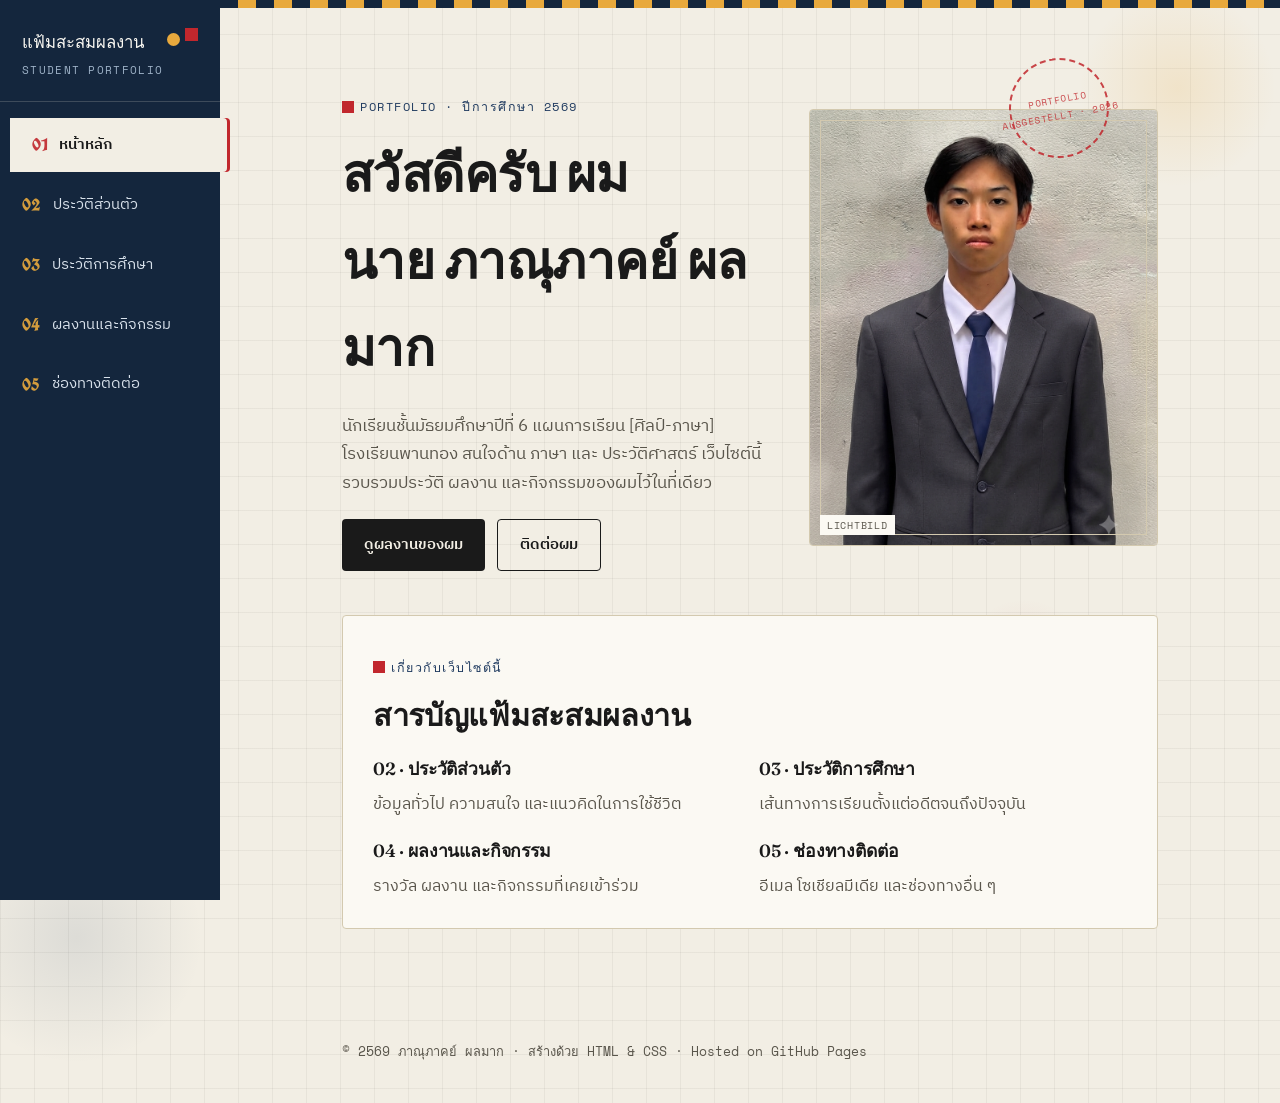
<file: index.html>
<!DOCTYPE html>
<html lang="th">
<head>
<meta charset="UTF-8">
<meta name="viewport" content="width=device-width, initial-scale=1.0">
<title>หน้าหลัก | แฟ้มสะสมผลงาน</title>
<meta name="description" content="เว็บไซต์แฟ้มสะสมผลงาน (Portfolio) ของนักเรียนชั้นมัธยมศึกษาปีที่ 6">
<link rel="preconnect" href="https://fonts.googleapis.com">
<link href="https://fonts.googleapis.com/css2?family=Fraunces:wght@400;600;700&family=IBM+Plex+Sans+Thai:wght@400;500;600&family=IBM+Plex+Mono:wght@400;500&display=swap" rel="stylesheet">
<link rel="stylesheet" href="assets/style.css">
</head>
<body>

<div class="binder">

  <!-- แถบเมนูสำหรับจอมือถือ -->
  <nav class="mobile-tabbar" aria-label="เมนูหลัก (มือถือ)">
    <a href="index.html" aria-current="page">หน้าหลัก</a>
    <a href="personal.html">ประวัติส่วนตัว</a>
    <a href="education.html">ประวัติการศึกษา</a>
    <a href="awardactivities.html">ผลงาน/กิจกรรม</a>
    <a href="contact.html">ติดต่อ</a>
  </nav>

  <!-- แถบเมนูแบบแท็บ (จอใหญ่) -->
  <nav class="tabs" aria-label="เมนูหลัก">
    <div class="brand">แฟ้มสะสมผลงาน<span>Student Portfolio</span></div>
    <a class="tab" href="index.html" aria-current="page"><span class="num">01</span> หน้าหลัก</a>
    <a class="tab" href="personal.html"><span class="num">02</span> ประวัติส่วนตัว</a>
    <a class="tab" href="education.html"><span class="num">03</span> ประวัติการศึกษา</a>
    <a class="tab" href="awardactivities.html"><span class="num">04</span> ผลงานและกิจกรรม</a>
    <a class="tab" href="contact.html"><span class="num">05</span> ช่องทางติดต่อ</a>
  </nav>

  <main class="page">
    <div class="wrap">

      <section class="hero">
        <div>
          <p class="eyebrow">Portfolio · ปีการศึกษา 2569</p>
          <h1>สวัสดีครับ ผม<br>นาย ภาณุภาคย์ ผลมาก</h1>
          <p style="max-width:46ch;color:var(--ink-soft);font-size:1.05rem;">
            นักเรียนชั้นมัธยมศึกษาปีที่ 6 แผนการเรียน [ศิลป์-ภาษา]
            โรงเรียนพานทอง สนใจด้าน ภาษา และ ประวัติศาสตร์
            เว็บไซต์นี้รวบรวมประวัติ ผลงาน และกิจกรรมของผมไว้ในที่เดียว
          </p>
          <div style="margin-top:22px;display:flex;gap:12px;flex-wrap:wrap;">
            <a class="btn" href="awardactivities.html">ดูผลงานของผม</a>
            <a class="btn ghost" href="contact.html">ติดต่อผม</a>
          </div>
        </div>
        <div class="photo-frame">
          <!-- แทนที่ด้วยรูปจริง เช่น <img src="images/profile.jpg" alt="รูปโปรไฟล์"> -->
           <img src="images/jo.png" alt="รูปโปรไฟล์">
        </div>
      </section>

      <section class="card" style="margin-top:44px;">
        <p class="eyebrow">เกี่ยวกับเว็บไซต์นี้</p>
        <h2>สารบัญแฟ้มสะสมผลงาน</h2>
        <div class="grid-2">
          <div>
            <h3>02 · ประวัติส่วนตัว</h3>
            <p style="color:var(--ink-soft);margin:0;">ข้อมูลทั่วไป ความสนใจ และแนวคิดในการใช้ชีวิต</p>
          </div>
          <div>
            <h3>03 · ประวัติการศึกษา</h3>
            <p style="color:var(--ink-soft);margin:0;">เส้นทางการเรียนตั้งแต่อดีตจนถึงปัจจุบัน</p>
          </div>
          <div>
            <h3>04 · ผลงานและกิจกรรม</h3>
            <p style="color:var(--ink-soft);margin:0;">รางวัล ผลงาน และกิจกรรมที่เคยเข้าร่วม</p>
          </div>
          <div>
            <h3>05 · ช่องทางติดต่อ</h3>
            <p style="color:var(--ink-soft);margin:0;">อีเมล โซเชียลมีเดีย และช่องทางอื่น ๆ</p>
          </div>
        </div>
      </section>

    </div>
    <footer class="page-foot">© 2569 ภาณุภาคย์ ผลมาก · สร้างด้วย HTML &amp; CSS · Hosted on GitHub Pages</footer>
  </main>
</div>

<script src="assets/confetti.js"></script>
</body>
</html>
</file>
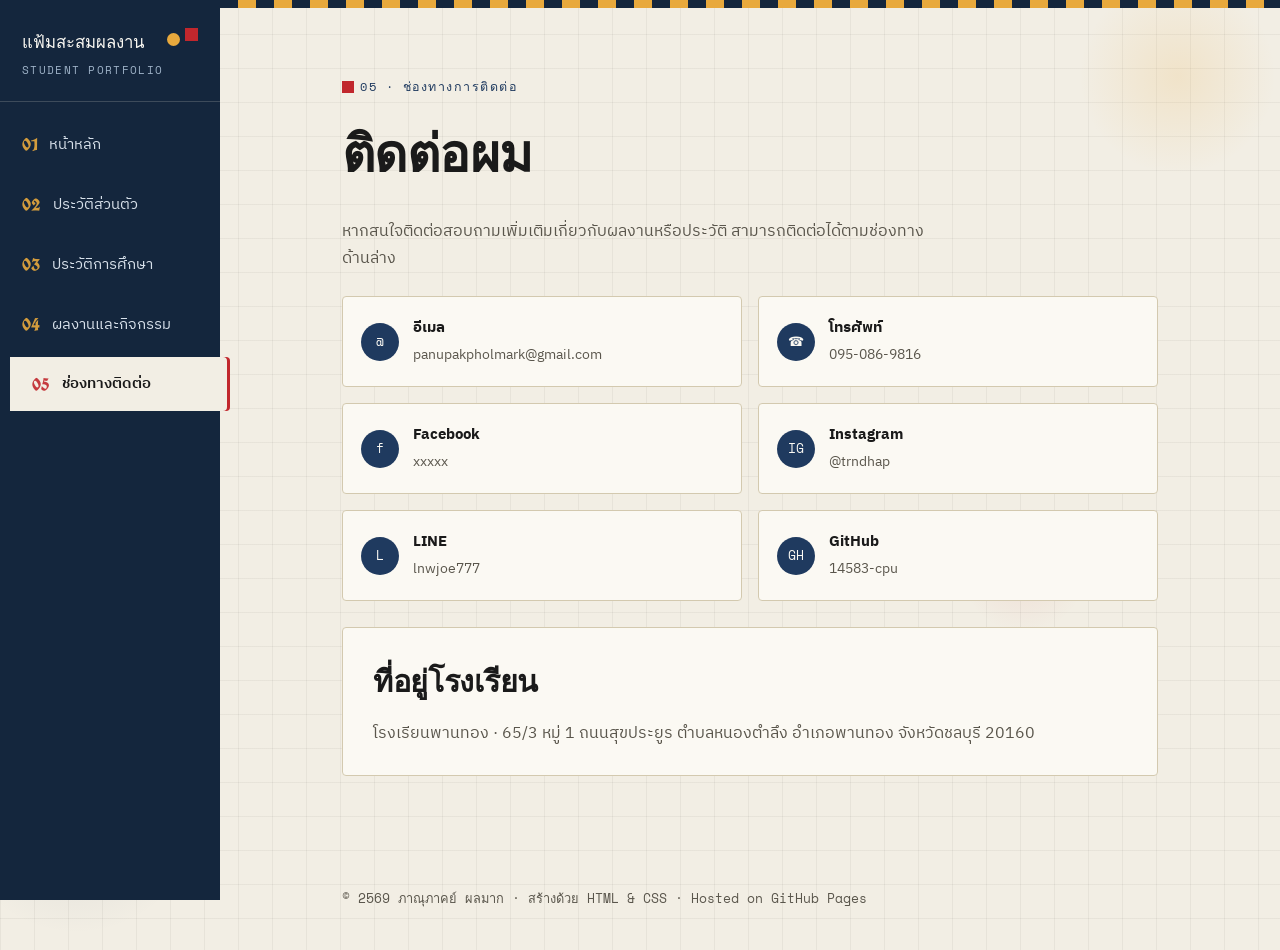
<file: contact.html>
<!DOCTYPE html>
<html lang="th">
<head>
<meta charset="UTF-8">
<meta name="viewport" content="width=device-width, initial-scale=1.0">
<title>ช่องทางการติดต่อ | แฟ้มสะสมผลงาน</title>
<link rel="preconnect" href="https://fonts.googleapis.com">
<link href="https://fonts.googleapis.com/css2?family=Fraunces:wght@400;600;700&family=IBM+Plex+Sans+Thai:wght@400;500;600&family=IBM+Plex+Mono:wght@400;500&display=swap" rel="stylesheet">
<link rel="stylesheet" href="assets/style.css">
</head>
<body>

<div class="binder">

  <nav class="mobile-tabbar" aria-label="เมนูหลัก (มือถือ)">
    <a href="index.html">หน้าหลัก</a>
    <a href="personal.html">ประวัติส่วนตัว</a>
    <a href="education.html">ประวัติการศึกษา</a>
    <a href="awardactivities.html">ผลงาน/กิจกรรม</a>
    <a href="contact.html" aria-current="page">ติดต่อ</a>
  </nav>

  <nav class="tabs" aria-label="เมนูหลัก">
    <div class="brand">แฟ้มสะสมผลงาน<span>Student Portfolio</span></div>
    <a class="tab" href="index.html"><span class="num">01</span> หน้าหลัก</a>
    <a class="tab" href="personal.html"><span class="num">02</span> ประวัติส่วนตัว</a>
    <a class="tab" href="education.html"><span class="num">03</span> ประวัติการศึกษา</a>
    <a class="tab" href="awardactivities.html"><span class="num">04</span> ผลงานและกิจกรรม</a>
    <a class="tab" href="contact.html" aria-current="page"><span class="num">05</span> ช่องทางติดต่อ</a>
  </nav>

  <main class="page">
    <div class="wrap">

      <p class="eyebrow">05 · ช่องทางการติดต่อ</p>
      <h1>ติดต่อผม</h1>
      <p style="color:var(--ink-soft);max-width:60ch;">
        หากสนใจติดต่อสอบถามเพิ่มเติมเกี่ยวกับผลงานหรือประวัติ สามารถติดต่อได้ตามช่องทางด้านล่าง
      </p>

      <section class="contact-grid" style="margin-top:24px;">
        <a class="contact-item" href="panupakpholmark@gmail.com">
          <div class="icon">@</div>
          <div><strong>อีเมล</strong><span>panupakpholmark@gmail.com</span></div>
        </a>
        <a class="contact-item" href="tel:095-086-9816">
          <div class="icon">☎</div>
          <div><strong>โทรศัพท์</strong><span>095-086-9816</span></div>
        </a>
        <a class="contact-item" href="https://www.facebook.com/share/1BrxTKyzv2/" target="_blank" rel="noopener">
          <div class="icon">f</div>
          <div><strong>Facebook</strong><span>xxxxx</span></div>
        </a>
        <a class="contact-item" href="https://www.instagram.com/trndhap?igsh=eXc5azd5cDdqN2Uy" target="_blank" rel="noopener">
          <div class="icon">IG</div>
          <div><strong>Instagram</strong><span>@trndhap</span></div>
        </a>
        <a class="contact-item" href="https://line.me/ti/p/lnwjoe777" target="_blank" rel="noopener">
          <div class="icon">L</div>
          <div><strong>LINE</strong><span>lnwjoe777</span></div>
        </a>
        <a class="contact-item" href="https://github.com/14583-cpu" target="_blank" rel="noopener">
          <div class="icon">GH</div>
          <div><strong>GitHub</strong><span>14583-cpu</span></div>
        </a>
      </section>

      <section class="card" style="margin-top:26px;">
        <h2>ที่อยู่โรงเรียน</h2>
        <p style="color:var(--ink-soft);margin:0;">โรงเรียนพานทอง · 65/3 หมู่ 1 ถนนสุขประยูร ตำบลหนองตำลึง อำเภอพานทอง จังหวัดชลบุรี 20160</p>
      </section>

    </div>
    <footer class="page-foot">© 2569 ภาณุภาคย์ ผลมาก · สร้างด้วย HTML &amp; CSS · Hosted on GitHub Pages</footer>
  </main>
</div>

</body>
</html>
</file>
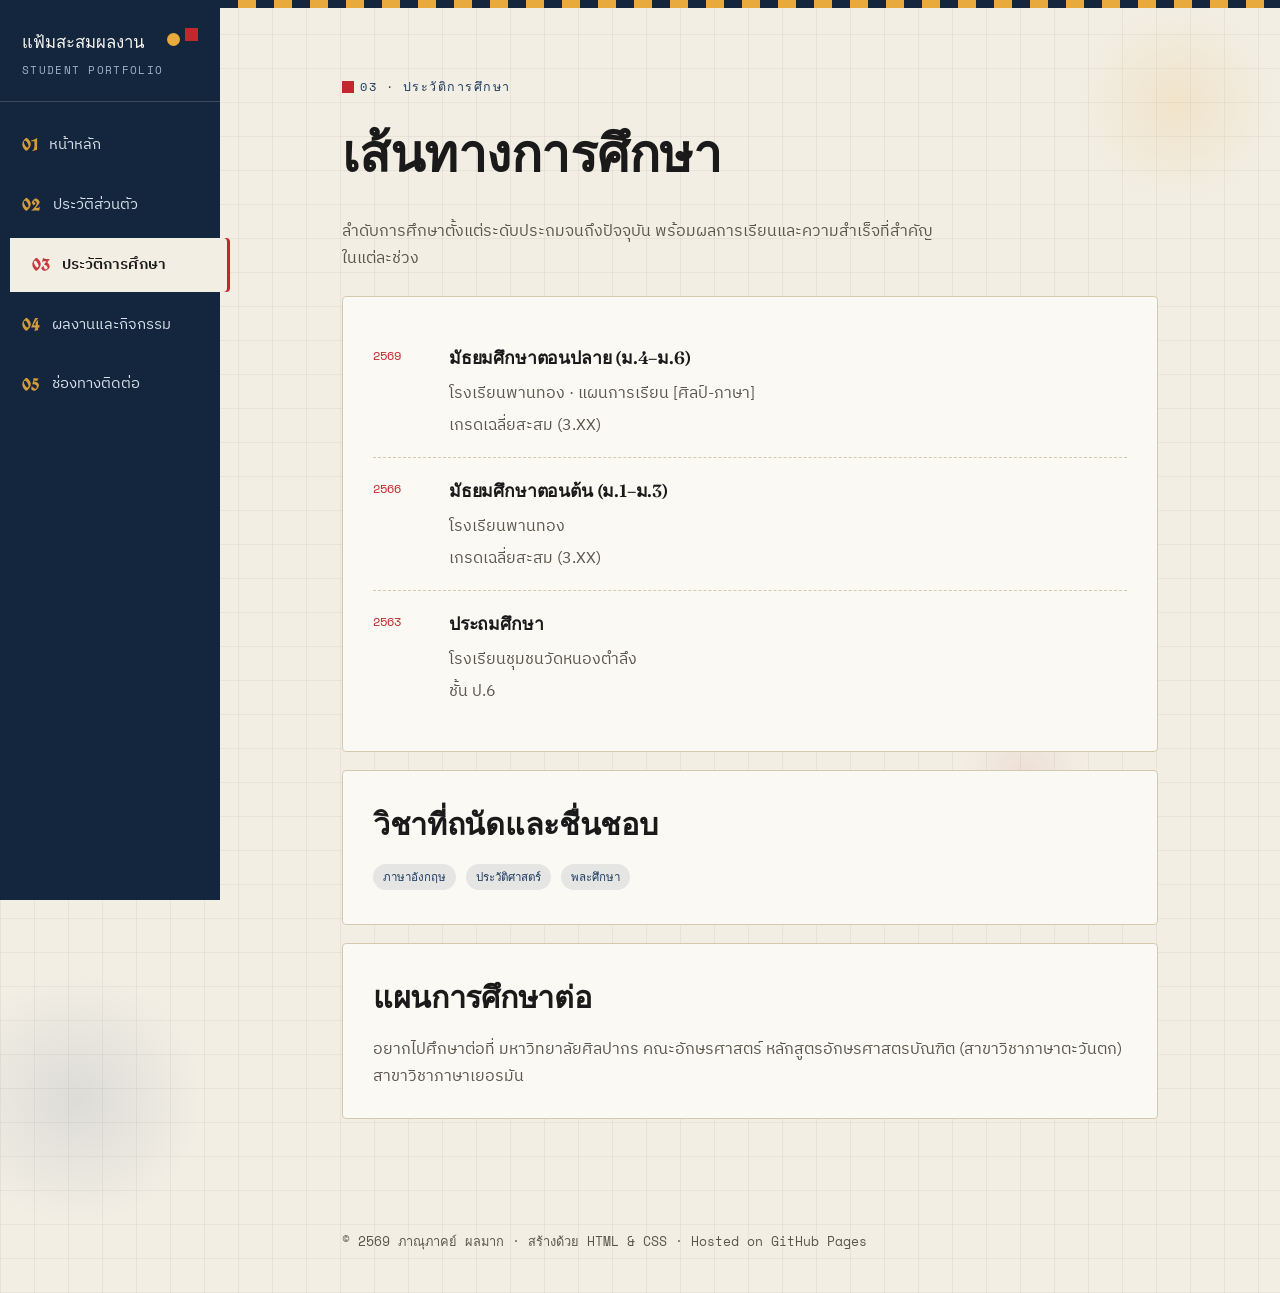
<file: education.html>
<!DOCTYPE html>
<html lang="th">
<head>
<meta charset="UTF-8">
<meta name="viewport" content="width=device-width, initial-scale=1.0">
<title>ประวัติการศึกษา | แฟ้มสะสมผลงาน</title>
<link rel="preconnect" href="https://fonts.googleapis.com">
<link href="https://fonts.googleapis.com/css2?family=Fraunces:wght@400;600;700&family=IBM+Plex+Sans+Thai:wght@400;500;600&family=IBM+Plex+Mono:wght@400;500&display=swap" rel="stylesheet">
<link rel="stylesheet" href="assets/style.css">
</head>
<body>

<div class="binder">

  <nav class="mobile-tabbar" aria-label="เมนูหลัก (มือถือ)">
    <a href="index.html">หน้าหลัก</a>
    <a href="personal.html">ประวัติส่วนตัว</a>
    <a href="education.html" aria-current="page">ประวัติการศึกษา</a>
    <a href="awardactivities.html">ผลงาน/กิจกรรม</a>
    <a href="contact.html">ติดต่อ</a>
  </nav>

  <nav class="tabs" aria-label="เมนูหลัก">
    <div class="brand">แฟ้มสะสมผลงาน<span>Student Portfolio</span></div>
    <a class="tab" href="index.html"><span class="num">01</span> หน้าหลัก</a>
    <a class="tab" href="personal.html"><span class="num">02</span> ประวัติส่วนตัว</a>
    <a class="tab" href="education.html" aria-current="page"><span class="num">03</span> ประวัติการศึกษา</a>
    <a class="tab" href="awardactivities.html"><span class="num">04</span> ผลงานและกิจกรรม</a>
    <a class="tab" href="contact.html"><span class="num">05</span> ช่องทางติดต่อ</a>
  </nav>

  <main class="page">
    <div class="wrap">

      <p class="eyebrow">03 · ประวัติการศึกษา</p>
      <h1>เส้นทางการศึกษา</h1>
      <p style="color:var(--ink-soft);max-width:60ch;">
        ลำดับการศึกษาตั้งแต่ระดับประถมจนถึงปัจจุบัน พร้อมผลการเรียนและความสำเร็จที่สำคัญในแต่ละช่วง
      </p>

      <section class="card" style="margin-top:24px;">
        <div class="activity-item">
          <time>2569</time>
          <div>
            <h3>มัธยมศึกษาตอนปลาย (ม.4–ม.6)</h3>
            <p style="color:var(--ink-soft);margin:.3em 0;">โรงเรียนพานทอง · แผนการเรียน [ศิลป์-ภาษา]</p>
            <p style="color:var(--ink-soft);margin:0;">เกรดเฉลี่ยสะสม (3.XX)</p>
          </div>
        </div>
        <div class="activity-item">
          <time>2566</time>
          <div>
            <h3>มัธยมศึกษาตอนต้น (ม.1–ม.3)</h3>
            <p style="color:var(--ink-soft);margin:.3em 0;">โรงเรียนพานทอง</p>
            <p style="color:var(--ink-soft);margin:0;">เกรดเฉลี่ยสะสม (3.XX)</p>
          </div>
        </div>
        <div class="activity-item">
          <time>2563</time>
          <div>
            <h3>ประถมศึกษา</h3>
            <p style="color:var(--ink-soft);margin:.3em 0;">โรงเรียนชุมชนวัดหนองตำลึง</p>
            <p style="color:var(--ink-soft);margin:0;">ชั้น ป.6</p>
          </div>
        </div>
      </section>

      <section class="card">
        <h2>วิชาที่ถนัดและชื่นชอบ</h2>
        <div>
          <span class="tag">ภาษาอังกฤษ</span>
          <span class="tag">ประวัติศาสตร์</span>
          <span class="tag">พละศึกษา</span>
        </div>
      </section>

      <section class="card">
        <h2>แผนการศึกษาต่อ</h2>
        <p style="color:var(--ink-soft);margin:0;">
          อยากไปศึกษาต่อที่ มหาวิทยาลัยศิลปากร คณะอักษรศาสตร์ หลักสูตรอักษรศาสตรบัณฑิต (สาขาวิชาภาษาตะวันตก) สาขาวิชาภาษาเยอรมัน
        </p>
      </section>

    </div>
    <footer class="page-foot">© 2569 ภาณุภาคย์ ผลมาก · สร้างด้วย HTML &amp; CSS · Hosted on GitHub Pages</footer>
  </main>
</div>

</body>
</html>
</file>
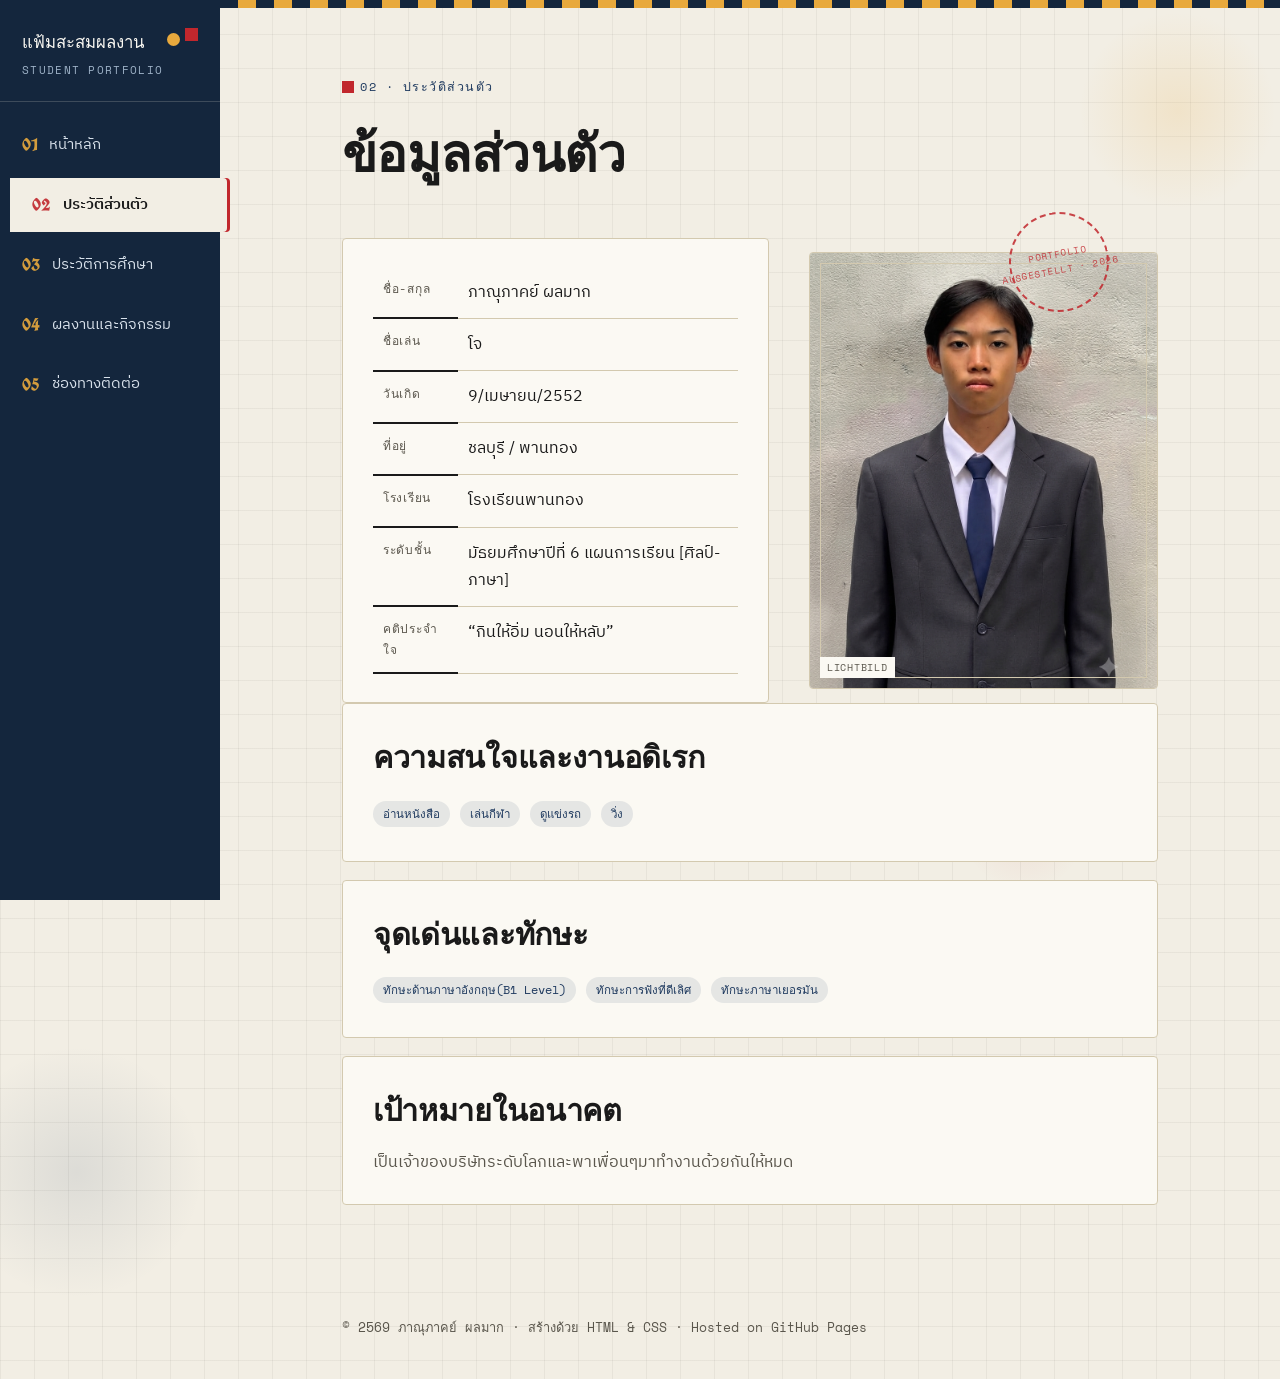
<file: personal.html>
<!DOCTYPE html>
<html lang="th">
<head>
<meta charset="UTF-8">
<meta name="viewport" content="width=device-width, initial-scale=1.0">
<title>ประวัติส่วนตัว | แฟ้มสะสมผลงาน</title>
<link rel="preconnect" href="https://fonts.googleapis.com">
<link href="https://fonts.googleapis.com/css2?family=Fraunces:wght@400;600;700&family=IBM+Plex+Sans+Thai:wght@400;500;600&family=IBM+Plex+Mono:wght@400;500&display=swap" rel="stylesheet">
<link rel="stylesheet" href="assets/style.css">
</head>
<body>

<div class="binder">

  <nav class="mobile-tabbar" aria-label="เมนูหลัก (มือถือ)">
    <a href="index.html">หน้าหลัก</a>
    <a href="personal.html" aria-current="page">ประวัติส่วนตัว</a>
    <a href="education.html">ประวัติการศึกษา</a>
    <a href="awardactivities.html">ผลงาน/กิจกรรม</a>
    <a href="contact.html">ติดต่อ</a>
  </nav>

  <nav class="tabs" aria-label="เมนูหลัก">
    <div class="brand">แฟ้มสะสมผลงาน<span>Student Portfolio</span></div>
    <a class="tab" href="index.html"><span class="num">01</span> หน้าหลัก</a>
    <a class="tab" href="personal.html" aria-current="page"><span class="num">02</span> ประวัติส่วนตัว</a>
    <a class="tab" href="education.html"><span class="num">03</span> ประวัติการศึกษา</a>
    <a class="tab" href="awardactivities.html"><span class="num">04</span> ผลงานและกิจกรรม</a>
    <a class="tab" href="contact.html"><span class="num">05</span> ช่องทางติดต่อ</a>
  </nav>

  <main class="page">
    <div class="wrap">

      <p class="eyebrow">02 · ประวัติส่วนตัว</p>
      <h1>ข้อมูลส่วนตัว</h1>

      <section class="hero" style="margin-top:10px;">
        <div class="card" style="margin-bottom:0;">
          <table class="timeline">
            <tr><th>ชื่อ-สกุล</th><td>ภาณุภาคย์ ผลมาก</td></tr>
            <tr><th>ชื่อเล่น</th><td>โจ</td></tr>
            <tr><th>วันเกิด</th><td>9/เมษายน/2552</td></tr>
            <tr><th>ที่อยู่</th><td>ชลบุรี / พานทอง</td></tr>
            <tr><th>โรงเรียน</th><td>โรงเรียนพานทอง</td></tr>
            <tr><th>ระดับชั้น</th><td>มัธยมศึกษาปีที่ 6 แผนการเรียน [ศิลป์-ภาษา]</td></tr>
            <tr><th>คติประจำใจ</th><td>“กินให้อิ่ม นอนให้หลับ”</td></tr>
          </table>
        </div>
        <div class="photo-frame">
           <img src="images/jo.png" alt="รูปประจำตัว">
        </div>
      </section>

      <section class="card">
        <h2>ความสนใจและงานอดิเรก</h2>
        <p style="color:var(--ink-soft);">
          
        </p>
        <div>
          <span class="tag">อ่านหนังสือ</span>
          <span class="tag">เล่นกีฬา</span>
          <span class="tag">ดูแข่งรถ</span>
          <span class="tag">วิ่ง</span>
        </div>
      </section>

      <section class="card">
        <h2>จุดเด่นและทักษะ</h2>
        <p style="color:var(--ink-soft);">
          
        </p>
        <div>
          <span class="tag">ทักษะด้านภาษาอังกฤษ(B1 Level)</span>
          <span class="tag">ทักษะการฟังที่ดีเลิศ</span>
          <span class="tag">ทักษะภาษาเยอรมัน</span>
        </div>
      </section>

      <section class="card">
        <h2>เป้าหมายในอนาคต</h2>
        <p style="color:var(--ink-soft);margin:0;">
          เป็นเจ้าของบริษัทระดับโลกและพาเพื่อนๆมาทำงานด้วยกันให้หมด
        </p>
      </section>

    </div>
    <footer class="page-foot">© 2569 ภาณุภาคย์ ผลมาก · สร้างด้วย HTML &amp; CSS · Hosted on GitHub Pages</footer>
  </main>
</div>

</body>
</html>
</file>
<file: assets/style.css>
@import url('https://fonts.googleapis.com/css2?family=UnifrakturCook:wght@700&family=Space+Mono:wght@400;700&display=swap');

/* ==========================================================================
   PORTFOLIO — "Vergangenheit & Gegenwart" (Past & Present) — Germany theme
   Bauhaus modernism (present) meets Fraktur/passport-document tradition (past)
   Palette:  paper #F2EEE4 / ink #1A1A1A / Prussian blue #1F3A5F /
             Bauhaus yellow #E8A93D / Bauhaus red #C1272D
   ========================================================================== */

:root {
  --paper: #F2EEE4;
  --paper-raised: #FBF9F3;
  --ink: #1A1A1A;
  --ink-soft: #5A564C;
  --teal: #1F3A5F;
  --teal-deep: #14263D;
  --gold: #E8A93D;
  --coral: #C1272D;
  --line: #D3C9AF;
  --radius: 4px;
  --tab-w: 220px;
  --tab-w-mobile: 84px;
}

* { box-sizing: border-box; }
html { scroll-behavior: smooth; }

/* Bauhaus grid + faint geometric shapes so the background isn't flat */
body {
  margin: 0;
  background-color: var(--paper);
  background-image:
    radial-gradient(circle 140px at 92% 8%, rgba(232,169,61,.16), transparent 70%),
    radial-gradient(circle 180px at 6% 85%, rgba(31,58,95,.10), transparent 70%),
    radial-gradient(circle 90px at 80% 60%, rgba(193,39,45,.08), transparent 70%),
    linear-gradient(rgba(26,26,26,.05) 1px, transparent 1px),
    linear-gradient(90deg, rgba(26,26,26,.05) 1px, transparent 1px);
  background-size: auto, auto, auto, 34px 34px, 34px 34px;
  color: var(--ink);
  font-family: "IBM Plex Sans Thai", "IBM Plex Sans", sans-serif;
  font-size: 16px;
  line-height: 1.7;
}

h1, h2, h3, .display {
  font-family: "Fraunces", "Noto Serif Thai", serif;
  color: var(--ink);
  margin: 0 0 .4em;
  letter-spacing: -0.01em;
}
h1 { font-size: clamp(2rem, 5vw, 3.2rem); font-weight: 600; }
h2 { font-size: clamp(1.4rem, 3vw, 1.9rem); font-weight: 600; }
h3 { font-size: 1.1rem; font-weight: 600; }

.eyebrow {
  font-family: "Space Mono", monospace;
  font-size: .78rem;
  letter-spacing: .12em;
  text-transform: uppercase;
  color: var(--teal);
  display: inline-flex;
  align-items: center;
  gap: .5em;
}
.eyebrow::before {
  content: "";
  width: 12px; height: 12px;
  background: var(--coral);
  display: inline-block;
  transition: transform .3s ease;
}
.eyebrow:hover::before { transform: rotate(90deg); }

a { color: var(--teal); }
a:focus-visible, button:focus-visible, .tab:focus-visible {
  outline: 3px solid var(--coral);
  outline-offset: 2px;
}

/* ---------- App shell: tabs (left, desktop) ---------- */
.binder { display: flex; min-height: 100vh; align-items: stretch; }

.tabs {
  width: var(--tab-w);
  flex: 0 0 auto;
  background: var(--teal-deep);
  padding: 28px 0;
  position: sticky;
  top: 0;
  height: 100vh;
  display: flex;
  flex-direction: column;
  gap: 6px;
}

.tabs .brand {
  position: relative;
  color: var(--paper-raised);
  font-family: "Fraunces", serif;
  font-size: 1.05rem;
  padding: 0 22px 22px;
  border-bottom: 1px solid rgba(246,241,228,.18);
  margin-bottom: 10px;
}
.tabs .brand::before {
  content: "";
  position: absolute; top: 0; right: 22px;
  width: 13px; height: 13px;
  background: var(--coral);
  transition: transform .3s ease;
}
.tabs .brand:hover::before { transform: rotate(45deg) scale(1.15); }
.tabs .brand::after {
  content: "";
  position: absolute; top: 5px; right: 40px;
  width: 13px; height: 13px;
  border-radius: 50%;
  background: var(--gold);
}
.tabs .brand span {
  display: block;
  font-family: "Space Mono", monospace;
  font-size: .68rem;
  letter-spacing: .12em;
  text-transform: uppercase;
  color: #9FB3C8;
  margin-top: 4px;
}

.tab {
  position: relative;
  display: flex;
  align-items: center;
  gap: 12px;
  text-decoration: none;
  color: #D7E0EA;
  font-size: .95rem;
  padding: 14px 20px 14px 22px;
  margin-right: 14px;
  border-radius: 0 var(--radius) var(--radius) 0;
  transition: transform .18s ease, background .18s ease, color .18s ease, margin .18s ease;
}
.tab .num {
  font-family: "UnifrakturCook", serif;
  font-size: 1.1rem;
  line-height: 1;
  color: var(--gold);
  opacity: .9;
  transition: transform .2s ease;
}
.tab:hover {
  background: rgba(246,241,228,.1);
  color: #fff;
  transform: translateX(6px);
}
.tab:hover .num { transform: scale(1.2) rotate(-6deg); }
.tab:active { transform: translateX(2px) scale(.98); }
.tab[aria-current="page"] {
  background: var(--paper);
  color: var(--ink);
  margin-right: 0;
  transform: translateX(10px);
  box-shadow: -3px 0 0 var(--coral) inset;
  font-weight: 600;
}
.tab[aria-current="page"]:hover { transform: translateX(10px); }
.tab[aria-current="page"] .num { color: var(--coral); }

/* ---------- Page content ---------- */
.page { flex: 1 1 auto; background: transparent; position: relative; min-width: 0; }

.page::before {
  content: "";
  display: block;
  height: 8px;
  background: repeating-linear-gradient(90deg, var(--teal-deep) 0 18px, var(--gold) 18px 36px);
}

.wrap { max-width: 880px; margin: 0 auto; padding: 56px 32px 90px; }

.card {
  position: relative;
  background: var(--paper-raised);
  border: 1px solid var(--line);
  border-radius: var(--radius);
  padding: 28px 30px;
  margin-bottom: 22px;
  transition: transform .25s ease, box-shadow .25s ease, border-color .25s ease;
}
.card::before {
  content: "";
  position: absolute; top: 0; left: 0;
  width: 5px; height: 100%;
  background: var(--teal);
  border-radius: var(--radius) 0 0 var(--radius);
  transform: scaleY(0);
  transform-origin: top;
  transition: transform .3s ease;
}
.card:hover::before { transform: scaleY(1); }
.card:hover {
  transform: translateY(-6px);
  box-shadow: 0 14px 28px -12px rgba(26, 26, 26, .25);
  border-color: var(--coral);
}
.card:active { transform: translateY(-2px); }

.card + .card { margin-top: -4px; }

.grid-2 { display: grid; grid-template-columns: 1fr 1fr; gap: 18px; }

.gallery-grid {
  display: grid;
  grid-template-columns: repeat(auto-fill, minmax(200px, 1fr));
  gap: 16px;
}
.gallery-grid .photo-frame { aspect-ratio: 4/3; }
.gallery-grid figcaption {
  margin-top: 8px;
  font-family: "Space Mono", monospace;
  font-size: .75rem;
  color: var(--ink-soft);
  text-align: center;
}

.tag {
  display: inline-block;
  font-family: "Space Mono", monospace;
  font-size: .72rem;
  padding: 3px 10px;
  border-radius: 999px;
  background: rgba(31,58,95,.1);
  color: var(--teal);
  margin: 0 6px 6px 0;
  transition: background .2s ease, color .2s ease, transform .2s ease;
}
.tag:hover { background: var(--teal); color: #fff; transform: translateY(-2px); }

.hero { position: relative; display: grid; grid-template-columns: 1.1fr .9fr; gap: 40px; align-items: center; padding-top: 20px; }

.hero::after {
  content: "PORTFOLIO\A AUSGESTELLT · 2026";
  white-space: pre;
  position: absolute; top: -6px; right: 6%;
  width: 96px; height: 96px;
  border: 2px dashed var(--coral);
  border-radius: 50%;
  color: var(--coral);
  font-family: "Space Mono", monospace;
  font-size: .58rem;
  letter-spacing: .06em;
  text-align: center;
  display: flex; align-items: center; justify-content: center;
  transform: rotate(-11deg);
  opacity: .85;
  pointer-events: none;
  transition: transform .4s ease;
}
.hero:hover::after { transform: rotate(4deg) scale(1.06); }

.photo-frame {
  aspect-ratio: 4/5;
  border-radius: var(--radius);
  background: var(--paper-raised);
  border: 1px solid var(--line);
  display: flex; align-items: center; justify-content: center;
  overflow: hidden;
  position: relative;
  transition: transform .3s ease, box-shadow .3s ease;
}
.photo-frame:hover { transform: translateY(-4px); box-shadow: 0 12px 24px -10px rgba(26,26,26,.3); }
.photo-frame::after { content: ""; position: absolute; inset: 10px; border: 1px solid var(--line); pointer-events: none; }
.photo-frame::before {
  content: "Lichtbild";
  position: absolute; left: 10px; bottom: 10px;
  font-family: "Space Mono", monospace;
  font-size: .6rem; letter-spacing: .08em; text-transform: uppercase;
  color: var(--ink-soft);
  background: var(--paper-raised);
  padding: 2px 7px;
  z-index: 2;
}
.photo-frame img { width: 100%; height: 100%; object-fit: cover; transition: transform .4s ease; }
.photo-frame:hover img { transform: scale(1.06); }
.photo-frame .placeholder { font-family: "Space Mono", monospace; font-size: .78rem; color: var(--ink-soft); text-align: center; padding: 20px; }

.btn {
  display: inline-flex; align-items: center; gap: 8px;
  background: var(--ink); color: var(--paper) !important;
  text-decoration: none; padding: 12px 22px;
  border-radius: var(--radius); font-weight: 600; font-size: .95rem;
  border: none; cursor: pointer;
  transition: background .18s ease, transform .18s ease, box-shadow .18s ease;
}
.btn:hover { background: var(--coral); transform: translateY(-3px); box-shadow: 0 8px 16px -8px rgba(193,39,45,.6); }
.btn:active { transform: translateY(0); box-shadow: none; }
.btn.ghost { background: transparent; color: var(--ink) !important; border: 1px solid var(--ink); }
.btn.ghost:hover { background: var(--ink); color: var(--paper) !important; }

table.timeline { width: 100%; border-collapse: collapse; }
table.timeline th, table.timeline td {
  text-align: left; padding: 12px 10px;
  border-bottom: 1px solid var(--line);
  vertical-align: top;
  transition: background .18s ease;
}
table.timeline th {
  font-family: "Space Mono", monospace;
  font-size: .75rem; text-transform: uppercase; letter-spacing: .06em;
  color: var(--ink-soft); font-weight: 500;
  border-bottom: 2px solid var(--ink);
}
table.timeline tr:hover td { background: rgba(31,58,95,.06); }

.activity-item {
  display: flex;
  align-items: flex-start;
  gap: 16px;
  padding: 18px 0;
  border-bottom: 1px dashed var(--line);
  transition: padding-left .2s ease;
}
.activity-item:hover { padding-left: 8px; }
.activity-item:last-child { border-bottom: none; }
.activity-item time { flex: 0 0 60px; font-family: "Space Mono", monospace; font-size: .78rem; color: var(--coral); padding-top: 2px; }
.activity-thumb {
  flex: 0 0 64px;
  width: 64px; height: 64px;
  border-radius: var(--radius);
  overflow: hidden;
  border: 1px solid var(--line);
  cursor: zoom-in;
  transition: transform .2s ease, box-shadow .2s ease;
}
.activity-thumb:hover { transform: scale(1.06); box-shadow: 0 8px 16px -8px rgba(26,26,26,.35); }
.activity-thumb img { width: 100%; height: 100%; object-fit: cover; display: block; }
.activity-body { flex: 1 1 auto; min-width: 0; }

/* ---------- Lightbox (click an image to enlarge) ---------- */
.lightbox-overlay {
  position: fixed; inset: 0;
  background: rgba(20,38,61,.88);
  display: flex; align-items: center; justify-content: center;
  z-index: 999; padding: 24px;
  opacity: 0; pointer-events: none;
  transition: opacity .25s ease;
}
.lightbox-overlay.active { opacity: 1; pointer-events: auto; }
.lightbox-overlay img {
  max-width: 92vw; max-height: 88vh;
  border-radius: var(--radius);
  box-shadow: 0 20px 50px rgba(0,0,0,.5);
}
.lightbox-close {
  position: absolute; top: 18px; right: 26px;
  color: #fff; font-size: 2rem; line-height: 1;
  background: none; border: none; cursor: pointer;
}
.js-lightbox { cursor: zoom-in; }

.contact-grid { display: grid; grid-template-columns: repeat(2, 1fr); gap: 16px; }
.contact-item {
  display: flex; align-items: center; gap: 14px; padding: 18px;
  background: var(--paper-raised);
  border: 1px solid var(--line);
  border-radius: var(--radius);
  text-decoration: none; color: var(--ink);
  transition: transform .2s ease, border-color .2s ease, box-shadow .2s ease;
}
.contact-item .icon {
  width: 38px; height: 38px; border-radius: 50%;
  background: var(--teal); color: var(--paper-raised);
  display: flex; align-items: center; justify-content: center;
  font-family: "Space Mono", monospace; font-size: .8rem;
  flex: 0 0 auto;
  transition: transform .3s ease, background .3s ease;
}
.contact-item:hover { border-color: var(--coral); transform: translateY(-4px); box-shadow: 0 10px 20px -10px rgba(26,26,26,.3); }
.contact-item:hover .icon { transform: rotate(-8deg) scale(1.08); background: var(--coral); }
.contact-item:active { transform: translateY(-1px); }
.contact-item strong { display: block; font-size: .95rem; }
.contact-item span { font-size: .85rem; color: var(--ink-soft); }

footer.page-foot {
  max-width: 880px; margin: 0 auto; padding: 0 32px 40px;
  font-size: .8rem; color: var(--ink-soft);
  font-family: "Space Mono", monospace;
}

.mobile-tabbar { display: none; }

@media (max-width: 860px) {
  .binder { flex-direction: column; }
  .tabs { display: none; }
  .mobile-tabbar {
    display: flex; overflow-x: auto;
    background: var(--teal-deep);
    position: sticky; top: 0; z-index: 10;
    padding: 10px 12px; gap: 6px;
  }
  .mobile-tabbar a {
    flex: 0 0 auto; color: #D7E0EA; text-decoration: none;
    font-size: .82rem; padding: 8px 14px; border-radius: 999px; white-space: nowrap;
    transition: background .2s ease, color .2s ease;
  }
  .mobile-tabbar a[aria-current="page"] { background: var(--paper); color: var(--ink); font-weight: 600; }
  .hero { grid-template-columns: 1fr; }
  .hero::after { top: -14px; right: 10px; width: 78px; height: 78px; font-size: .5rem; }
  .photo-frame { max-width: 260px; margin: 0 auto; }
  .grid-2, .contact-grid { grid-template-columns: 1fr; }
  .wrap { padding: 34px 20px 70px; }
  .activity-item { flex-wrap: wrap; }
  .activity-item .activity-body { flex-basis: 100%; order: 3; }
}

@media (prefers-reduced-motion: reduce) {
  * { transition: none !important; scroll-behavior: auto !important; }
}
</file>
